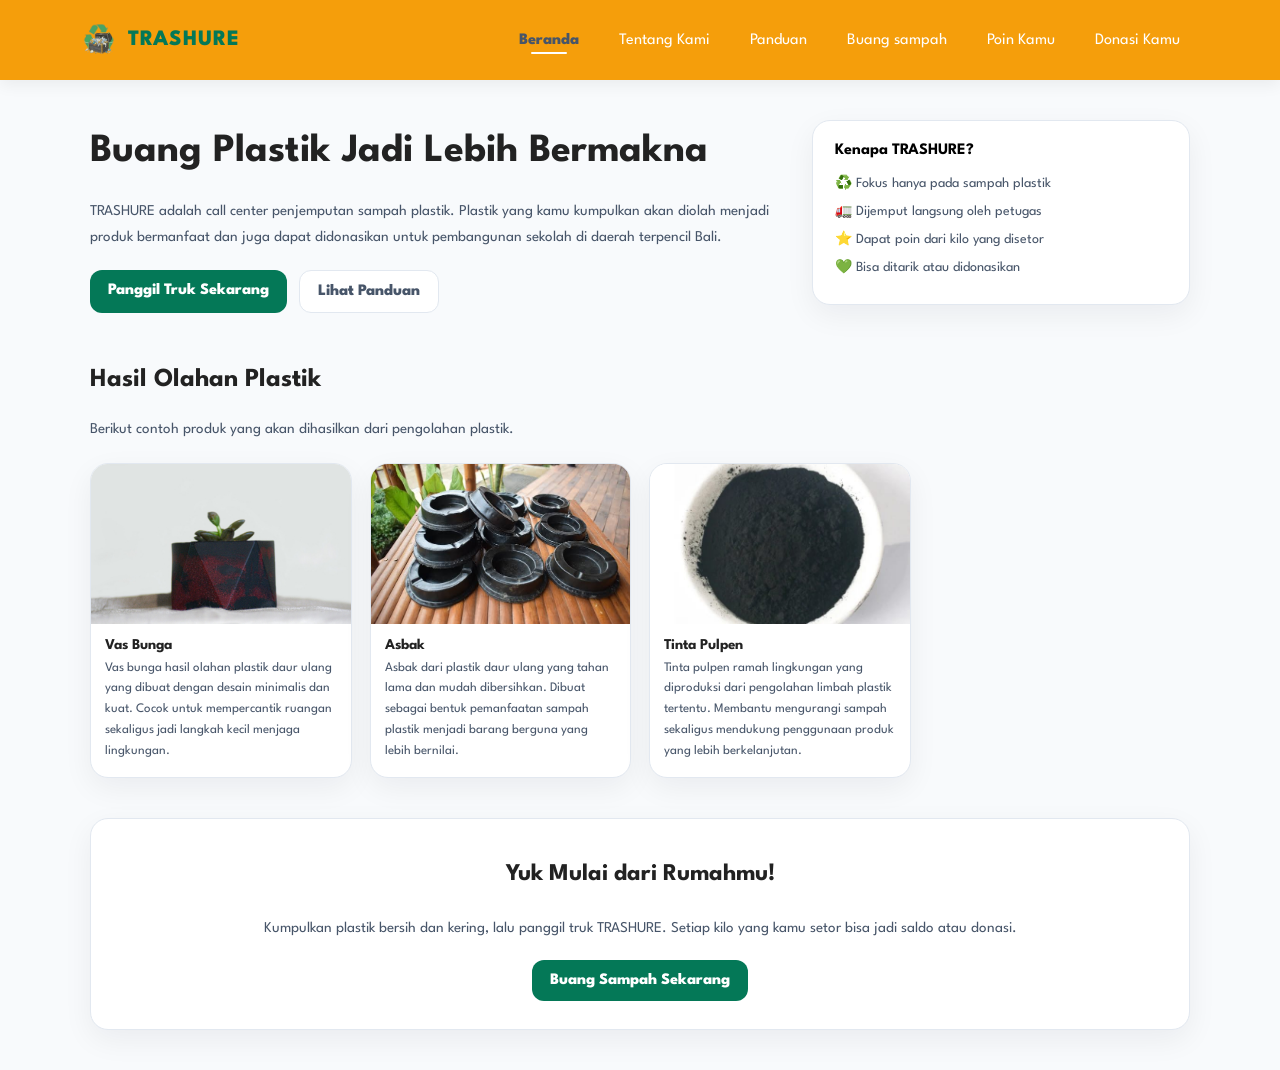
<file: index.html>
<!DOCTYPE html>
<html lang="id">
<head>
  <meta charset="UTF-8" />
  <meta name="viewport" content="width=device-width, initial-scale=1.0" />
  <title>TRASHURE - Beranda</title>

  <link rel="stylesheet" href="style.css">
</head>

<body>

  <!-- HEADER -->
  <section id="header">
    <a href="index.html" class="brand">
      <img src="logo.png" class="logo" alt="Trashure Logo">
      <span class="brand-text">TRASHURE</span>
    </a>

    <div>
      <ul id="navbar">
        <li><a class="active" href="index.html">Beranda</a></li>
        <li><a href="aboutus.html">Tentang Kami</a></li>
        <li><a href="Panduan.html">Panduan</a></li>
        <li><a href="jemput.html">Buang sampah</a></li>
        <li><a href="poin.html">Poin Kamu</a></li>
        <li><a href="donasi.html">Donasi Kamu</a></li>
      </ul>
    </div>
  </section>

  <!-- MAIN -->
  <main class="home-page">

    <!-- HERO -->
    <section class="hero">
      <div class="hero-text">
        <h1>Buang Plastik Jadi Lebih Bermakna</h1>
        <p>
          TRASHURE adalah call center penjemputan sampah plastik.
          Plastik yang kamu kumpulkan akan diolah menjadi produk bermanfaat dan juga
          dapat didonasikan untuk pembangunan sekolah di daerah terpencil Bali.
        </p>

        <div class="hero-btn">
          <a href="jemput.html" class="btn-primary">Panggil Truk Sekarang</a>
          <a href="Panduan.html" class="btn-secondary">Lihat Panduan</a>
        </div>
      </div>

      <div class="hero-box">
        <h3>Kenapa TRASHURE?</h3>
        <ul>
          <li>♻️ Fokus hanya pada sampah plastik</li>
          <li>🚛 Dijemput langsung oleh petugas</li>
          <li>⭐ Dapat poin dari kilo yang disetor</li>
          <li>💚 Bisa ditarik atau didonasikan</li>
        </ul>
      </div>
    </section>

    <!-- PRODUK OLAHAN -->
    <section class="produk">
      <h2>Hasil Olahan Plastik</h2>
      <p class="produk-sub">
        Berikut contoh produk yang akan dihasilkan dari pengolahan plastik.
      </p>

      <div class="produk-grid">

        <!-- NOTE FOTO -->
        <div class="produk-card">
          <!-- NOTE: ganti src dengan foto kamu -->
          <img src="produk 1.jpeg" alt="Produk Olahan 1">
          <h4>Vas Bunga</h4>
          <p>Vas bunga hasil olahan plastik daur ulang yang dibuat dengan desain minimalis dan kuat. Cocok untuk mempercantik ruangan sekaligus jadi langkah kecil menjaga lingkungan.</p>
        </div>

        <div class="produk-card">
          <img src="produk 2.jpeg" alt="Produk Olahan 2">
          <h4>Asbak</h4>
          <p>Asbak dari plastik daur ulang yang tahan lama dan mudah dibersihkan. Dibuat sebagai bentuk pemanfaatan sampah plastik menjadi barang berguna yang lebih bernilai.</p>
        </div>

        <div class="produk-card">
          <img src="produk 3.jpeg" alt="Produk Olahan 3">
          <h4>Tinta Pulpen</h4>
          <p>Tinta pulpen ramah lingkungan yang diproduksi dari pengolahan limbah plastik tertentu. Membantu mengurangi sampah sekaligus mendukung penggunaan produk yang lebih berkelanjutan.</p>
        </div>

      </div>
    </section>

    <!-- CTA -->
    <section class="cta">
      <h2>Yuk Mulai dari Rumahmu!</h2>
      <p>
        Kumpulkan plastik bersih dan kering, lalu panggil truk TRASHURE.
        Setiap kilo yang kamu setor bisa jadi saldo atau donasi.
      </p>

      <a href="jemput.html" class="btn-primary">Buang Sampah Sekarang</a>
    </section>

  </main>

</body>
</html>
</file>
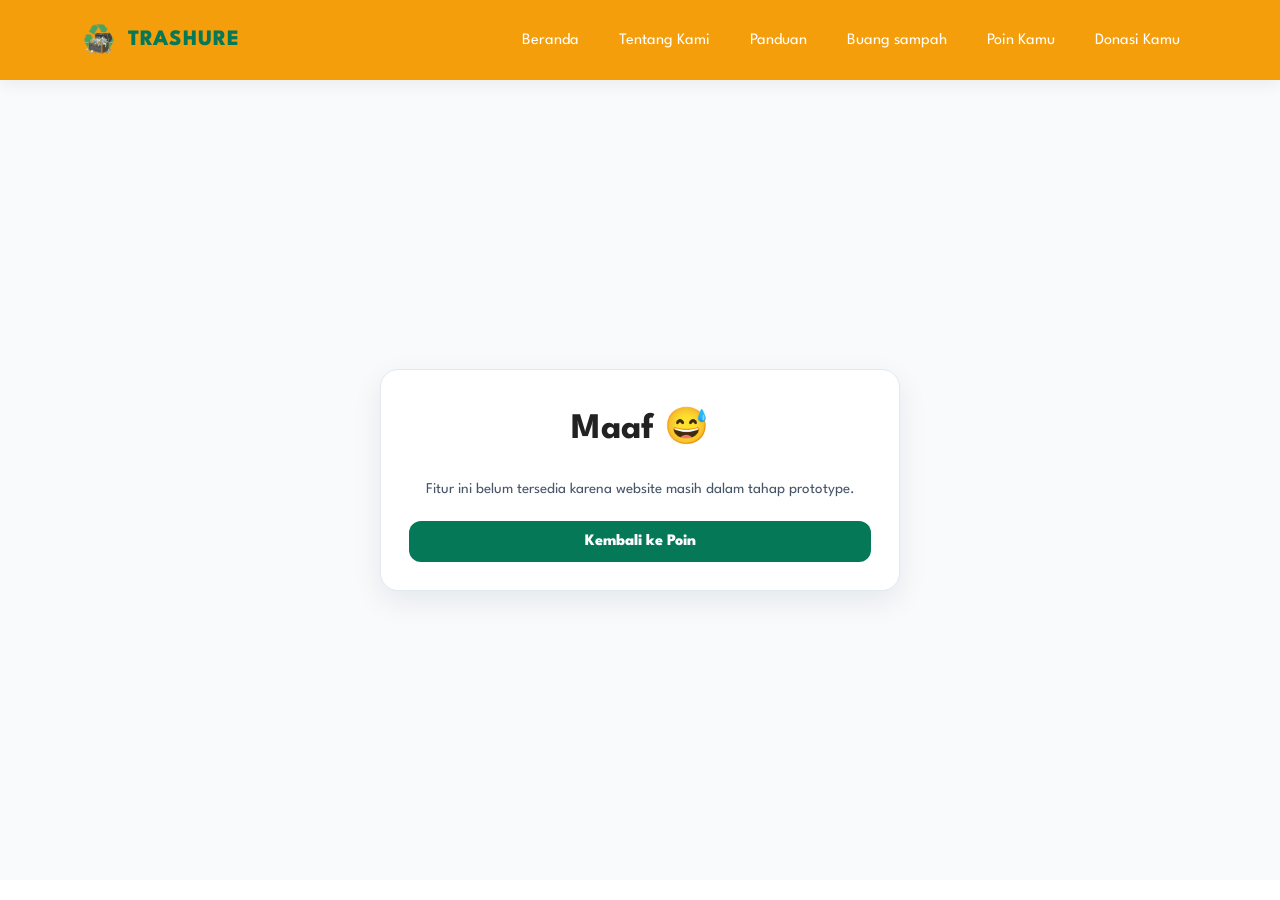
<file: belumtersedia.html>
<!DOCTYPE html>
<html lang="id">
<head>
  <meta charset="UTF-8" />
  <meta name="viewport" content="width=device-width, initial-scale=1.0" />
  <title>TRASHURE - Fitur Belum Tersedia</title>

  <link rel="stylesheet" href="style.css">
</head>

<body>

  <!-- HEADER -->
  <section id="header">
    <a href="index.html" class="brand">
      <img src="logo.png" class="logo" alt="Trashure Logo">
      <span class="brand-text">TRASHURE</span>
    </a>

    <div>
      <ul id="navbar">
        <li><a href="index.html">Beranda</a></li>
        <li><a href="aboutus.html">Tentang Kami</a></li>
        <li><a href="Panduan.html">Panduan</a></li>
        <li><a href="jemput.html">Buang sampah</a></li>
        <li><a href="poin.html">Poin Kamu</a></li>
        <li><a href="donasi.html">Donasi Kamu</a></li>
      </ul>
    </div>
  </section>

  <!-- MAIN -->
  <main class="belum-page">

    <div class="belum-card">
      <h1>Maaf 😅</h1>
      <p>
        Fitur ini belum tersedia karena website masih dalam tahap prototype.
      </p>

      <a href="poin.html" class="belum-btn">Kembali ke Poin</a>
    </div>

  </main>

</body>
</html>
</file>
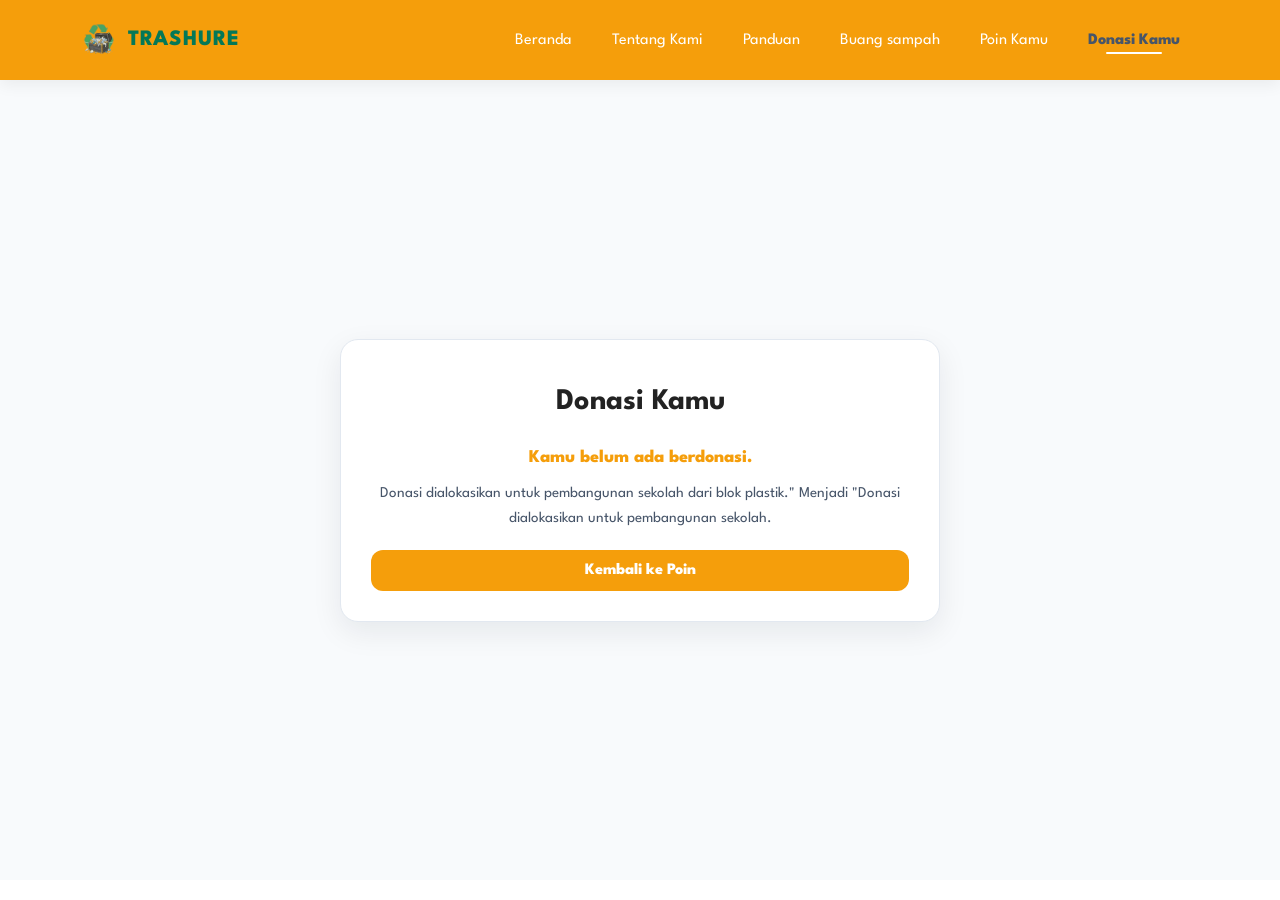
<file: donasi.html>
<!DOCTYPE html>
<html lang="id">
<head>
  <meta charset="UTF-8" />
  <meta name="viewport" content="width=device-width, initial-scale=1.0" />
  <title>TRASHURE - Donasi Kamu</title>

  <link rel="stylesheet" href="style.css">
</head>

<body>

  <!-- HEADER -->
  <section id="header">
    <a href="index.html" class="brand">
      <img src="logo.png" class="logo" alt="Trashure Logo">
      <span class="brand-text">TRASHURE</span>
    </a>

    <div>
      <ul id="navbar">
        <li><a href="index.html">Beranda</a></li>
        <li><a href="aboutus.html">Tentang Kami</a></li>
        <li><a href="Panduan.html">Panduan</a></li>
        <li><a href="jemput.html">Buang sampah</a></li>
        <li><a href="poin.html">Poin Kamu</a></li>
        <li><a class="active" href="donasi.html">Donasi Kamu</a></li>
      </ul>
    </div>
  </section>

  <!-- MAIN -->
  <main class="donasi-page">

    <div class="donasi-card">
      <h1>Donasi Kamu</h1>
      <p class="donasi-empty">
        Kamu belum ada berdonasi.
      </p>

      <p class="donasi-sub">
Donasi dialokasikan untuk pembangunan sekolah dari blok plastik." Menjadi "Donasi dialokasikan untuk pembangunan sekolah.
      </p>

      <a href="poin.html" class="donasi-btn">Kembali ke Poin</a>
    </div>

  </main>

</body>
</html>
</file>
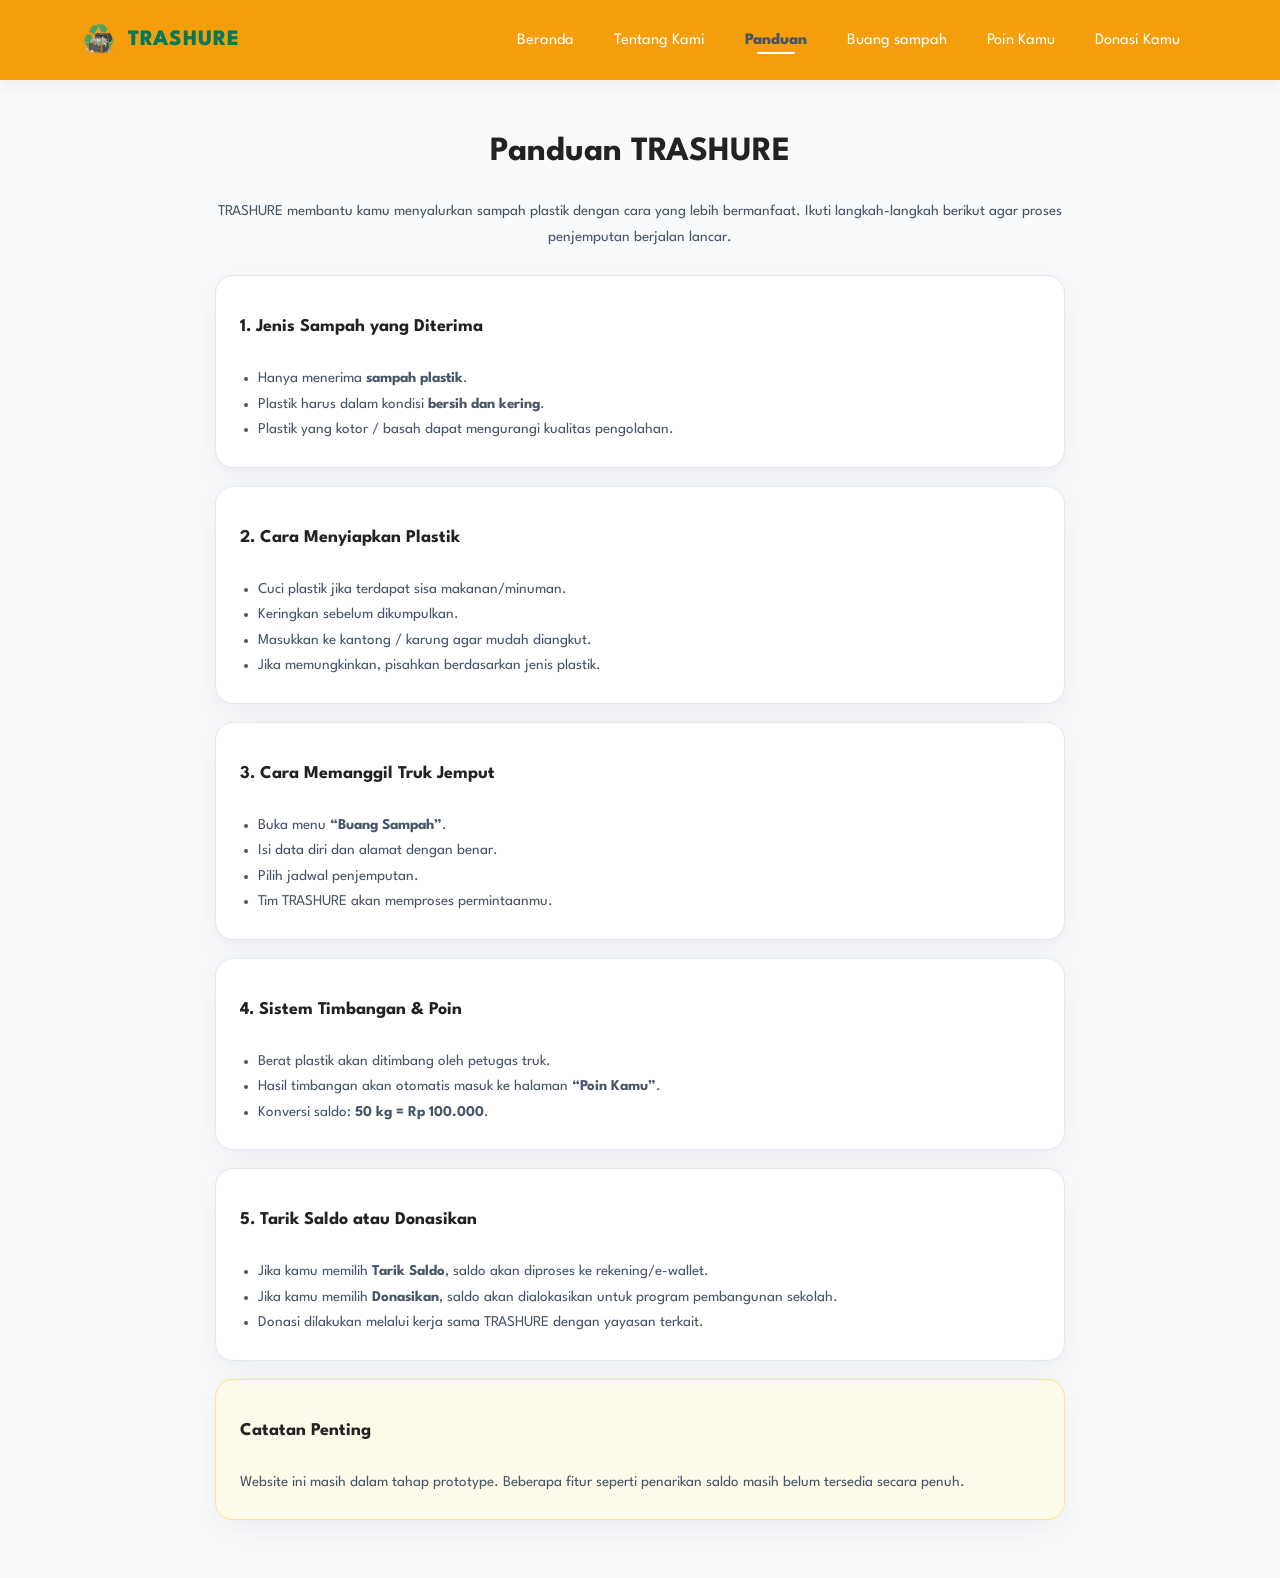
<file: Panduan.html>
<!DOCTYPE html>
<html lang="id">
<head>
  <meta charset="UTF-8" />
  <meta name="viewport" content="width=device-width, initial-scale=1.0" />
  <title>TRASHURE - Panduan</title>

  <link rel="stylesheet" href="style.css">
</head>

<body>

  <!-- HEADER -->
  <section id="header">
    <a href="index.html" class="brand">
      <img src="logo.png" class="logo" alt="Trashure Logo">
      <span class="brand-text">TRASHURE</span>
    </a>

    <div>
      <ul id="navbar">
        <li><a href="index.html">Beranda</a></li>
        <li><a href="aboutus.html">Tentang Kami</a></li>
        <li><a class="active" href="Panduan.html">Panduan</a></li>
        <li><a href="jemput.html">Buang sampah</a></li>
        <li><a href="poin.html">Poin Kamu</a></li>
        <li><a href="donasi.html">Donasi Kamu</a></li>
      </ul>
    </div>
  </section>

  <!-- MAIN -->
  <main class="panduan-page">

    <section class="panduan-title">
      <h1>Panduan TRASHURE</h1>
      <p>
        TRASHURE membantu kamu menyalurkan sampah plastik dengan cara yang lebih bermanfaat.
        Ikuti langkah-langkah berikut agar proses penjemputan berjalan lancar.
      </p>
    </section>

    <section class="panduan-box">

      <h2>1. Jenis Sampah yang Diterima</h2>
      <ul>
        <li>Hanya menerima <b>sampah plastik</b>.</li>
        <li>Plastik harus dalam kondisi <b>bersih dan kering</b>.</li>
        <li>Plastik yang kotor / basah dapat mengurangi kualitas pengolahan.</li>
      </ul>

    </section>

    <section class="panduan-box">

      <h2>2. Cara Menyiapkan Plastik</h2>
      <ul>
        <li>Cuci plastik jika terdapat sisa makanan/minuman.</li>
        <li>Keringkan sebelum dikumpulkan.</li>
        <li>Masukkan ke kantong / karung agar mudah diangkut.</li>
        <li>Jika memungkinkan, pisahkan berdasarkan jenis plastik.</li>
      </ul>

    </section>

    <section class="panduan-box">

      <h2>3. Cara Memanggil Truk Jemput</h2>
      <ul>
        <li>Buka menu <b>“Buang Sampah”</b>.</li>
        <li>Isi data diri dan alamat dengan benar.</li>
        <li>Pilih jadwal penjemputan.</li>
        <li>Tim TRASHURE akan memproses permintaanmu.</li>
      </ul>

    </section>

    <section class="panduan-box">

      <h2>4. Sistem Timbangan & Poin</h2>
      <ul>
        <li>Berat plastik akan ditimbang oleh petugas truk.</li>
        <li>Hasil timbangan akan otomatis masuk ke halaman <b>“Poin Kamu”</b>.</li>
        <li>Konversi saldo: <b>50 kg = Rp 100.000</b>.</li>
      </ul>

    </section>

    <section class="panduan-box">

      <h2>5. Tarik Saldo atau Donasikan</h2>
      <ul>
        <li>Jika kamu memilih <b>Tarik Saldo</b>, saldo akan diproses ke rekening/e-wallet.</li>
        <li>Jika kamu memilih <b>Donasikan</b>, saldo akan dialokasikan untuk program pembangunan sekolah.</li>
        <li>Donasi dilakukan melalui kerja sama TRASHURE dengan yayasan terkait.</li>
      </ul>

    </section>

    <section class="panduan-box penting">
      <h2>Catatan Penting</h2>
      <p>
        Website ini masih dalam tahap prototype. Beberapa fitur seperti penarikan saldo
        masih belum tersedia secara penuh.
      </p>
    </section>

  </main>

</body>
</html>
</file>
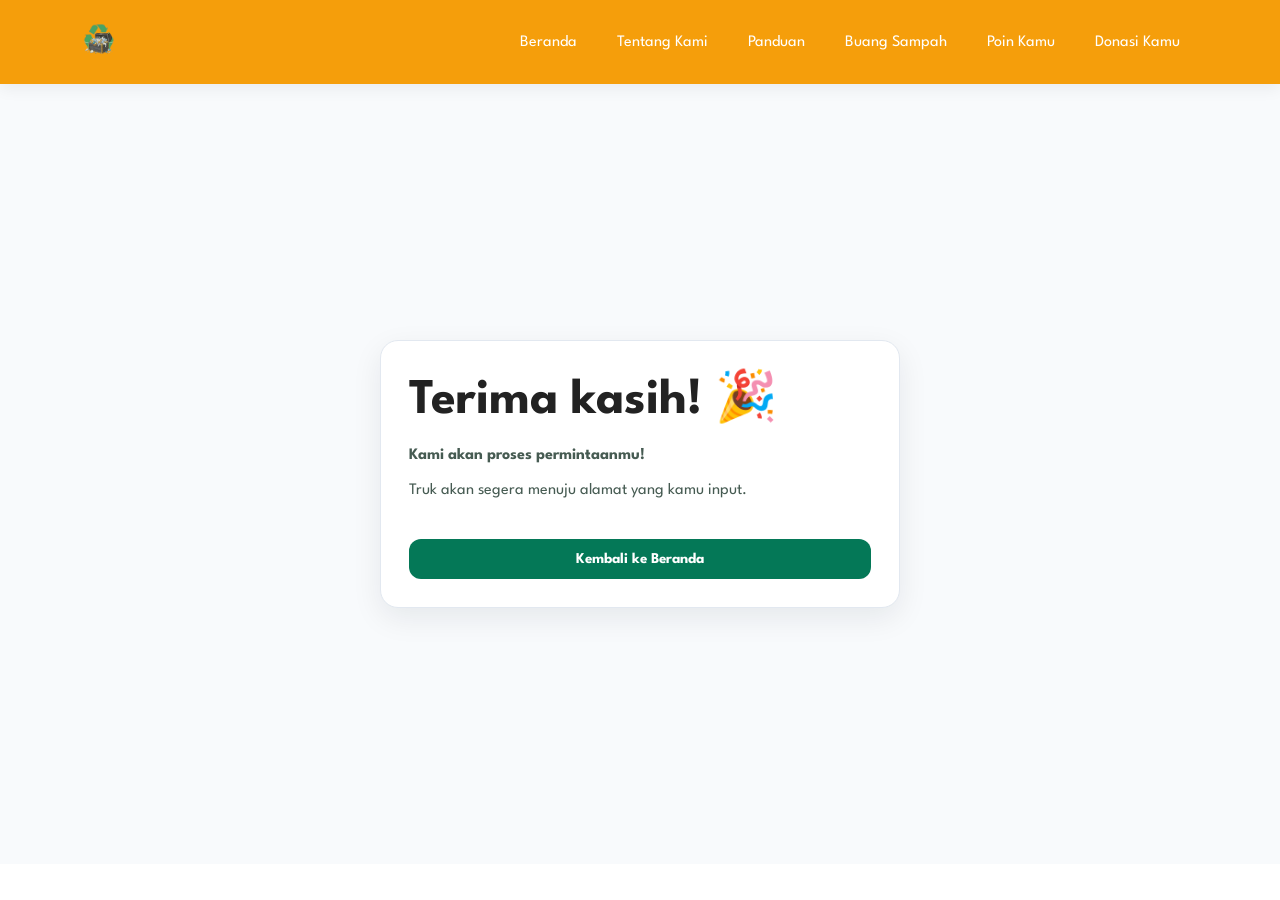
<file: thanks.html>
<!DOCTYPE html>
<html lang="id">
<head>
  <meta charset="UTF-8" />
  <meta name="viewport" content="width=device-width, initial-scale=1.0" />
  <title>Permintaan Terkirim - TRASHURE</title>
  <link rel="stylesheet" href="style.css">
</head>

<body>

  <section id="header">
    <a href="index.html">
      <img src="logo.png" class="logo" alt="Trashure Logo">
    </a>

    <div>
      <ul id="navbar">
        <li><a href="index.html">Beranda</a></li>
        <li><a href="aboutus.html">Tentang Kami</a></li>
        <li><a href="Panduan.html">Panduan</a></li>
        <li><a href="jemput.html">Buang Sampah</a></li>
        <li><a href="poin.html">Poin Kamu</a></li>
        <li><a href="donasi.html">Donasi Kamu</a></li>
      </ul>
    </div>
  </section>

  <main id="jemput-page">
    <section class="jemput-form">
      <h1>Terima kasih! 🎉</h1>
      <p><strong>Kami akan proses permintaanmu!</strong></p>
      <p>Truk akan segera menuju alamat yang kamu input.</p>

      <br>

      <a href="index.html">
        <button style="width:100%;">Kembali ke Beranda</button>
      </a>
    </section>
  </main>

</body>
</html>
</file>
<file: style.css>
@import url("https://fonts.googleapis.com/css2?family=Spartan:wght@100;200;300;400;500;600;700;800;900&display=swap");
* {
  margin: 0;
  padding: 0;
  box-sizing: border-box;
  font-family: "Spartan", sans-serif;
}

html {
  scroll-behavior: smooth;
}

/* Global Styles */

h1 {
  font-size: 50px;
  line-height: 64px;
  color: #222;


}

h2 {
  font-size: 46px;
  line-height: 54px;
  color: #222;
}

h4 {
  font-size: 20px;
  color: #222;
}

h6 {
  font-weight: 700;
  font-size: 12px;
}

p {
  font-size: 16px;
  color: #465b52;
  margin: 15px 0 20px 0;
}

.section-p1 {
  padding: 40px 80px;
}

.section-m1 {
  margin: 40px 0;
}

body {
  width: 100%;
  
}

#header{
    display: flex;
    align-items: center;
    justify-content: space-between;    
    padding: 20px 80px;
    background: rgb(245, 158, 11);
    box-shadow: 0 5px 15px rgb(0, 0, 0, 0.06);
}

#navbar{
    display: flex;
    align-items: center;
    justify-content: center;
}

#navbar li{
        list-style: none;
        padding: 0 20px;

}

#navbar li a{
    text-decoration: none;
    font-size: 16px;
    color:white;
    transition: 0.3 ease;
}

#navbar li a:hover,
#navbar li a.active {
    color: rgb(71, 85, 105);
}

/* =========================
   JEMPUT PAGE (LOGIN STYLE)
   ========================= */

#header {
  position: sticky;
  top: 0;
  z-index: 999;
}

/* Biar logo tidak kegedean */
.logo {
  height: 40px;
  width: auto;
}

#jemput-page {
  min-height: calc(100vh - 120px);
  display: flex;
  flex-direction: column;
  align-items: center;
  justify-content: center;
  padding: 40px 16px;
  background: #f8fafc;
}

/* Judul halaman */
.jemput-title {
  text-align: center;
  max-width: 600px;
  margin-bottom: 24px;
}

.jemput-title h1 {
  font-size: 34px;
  margin-bottom: 10px;
  color: #222;
}

.jemput-title p {
  font-size: 15px;
  color: rgb(71, 85, 105);
  line-height: 1.6;
}

/* Garis */
#jemput-page hr {
  width: 100%;
  max-width: 520px;
  border: none;
  border-top: 1px solid #e2e8f0;
  margin: 18px 0;
}

/* Card form */
.jemput-form {
  width: 100%;
  max-width: 520px;
  background: white;
  padding: 28px;
  border-radius: 18px;
  box-shadow: 0 10px 30px rgba(15, 23, 42, 0.08);
  border: 1px solid #e2e8f0;
}

/* Label */
.jemput-form label {
  font-size: 13px;
  font-weight: 600;
  color: #222;
  display: inline-block;
  margin-bottom: 8px;
}

/* Input, textarea, select */
.jemput-form input,
.jemput-form textarea,
.jemput-form select {
  width: 100%;
  padding: 12px 14px;
  border-radius: 12px;
  border: 1px solid #cbd5e1;
  font-size: 14px;
  outline: none;
  transition: 0.2s ease;
  background: #ffffff;
  color: #222;
}

/* Textarea */
.jemput-form textarea {
  resize: none;
}

/* Hover */
.jemput-form input:hover,
.jemput-form textarea:hover,
.jemput-form select:hover {
  border-color: #94a3b8;
}

/* Focus (electric blue) */
.jemput-form input:focus,
.jemput-form textarea:focus,
.jemput-form select:focus {
  border-color: rgb(37, 99, 235);
  box-shadow: 0 0 0 4px rgba(37, 99, 235, 0.15);
}

/* Tombol submit */
.jemput-form button {
  width: 100%;
  padding: 13px 16px;
  border: none;
  border-radius: 12px;
  cursor: pointer;
  font-size: 15px;
  font-weight: 700;
  background: rgb(4, 120, 87);
  color: white;
  transition: 0.2s ease;
  margin-top: 6px;
}

/* Hover tombol */
.jemput-form button:hover {
  transform: translateY(-1px);
  background: #059669;
}

/* Ketentuan (card juga) */
.jemput-ketentuan {
  width: 100%;
  max-width: 520px;
  background: white;
  padding: 20px 22px;
  border-radius: 18px;
  box-shadow: 0 10px 30px rgba(15, 23, 42, 0.06);
  border: 1px solid #e2e8f0;
}

.jemput-ketentuan h2 {
  font-size: 18px;
  margin-bottom: 12px;
  color: #222;
}

.jemput-ketentuan ul {
  margin: 0;
  padding-left: 18px;
  color: rgb(71, 85, 105);
  line-height: 1.7;
  font-size: 14px;
}

.brand {
  display: flex;
  align-items: center;
  gap: 10px;
  text-decoration: none;
}

.brand-text {
  font-size: 22px;
  font-weight: 800;
  color: rgb(4, 120, 87); /* Emerald Green */
  letter-spacing: 1px;
}

.hasil-konversi {
  background: #f1f5f9;
  padding: 16px;
  border-radius: 14px;
  margin-bottom: 16px;
  border: 1px solid #e2e8f0;
}

.hasil-konversi p {
  margin: 0;
  font-size: 14px;
  color: rgb(71, 85, 105);
}

.hasil-konversi h3 {
  margin: 8px 0 6px 0;
  font-size: 22px;
  font-weight: 900;
  color: rgb(4, 120, 87);
}

.hasil-konversi small {
  color: rgb(71, 85, 105);
}

.pesan-konfirmasi {
  margin-top: 18px;
  background: #ecfdf5;
  border: 1px solid #a7f3d0;
  padding: 16px;
  border-radius: 14px;
  color: rgb(4, 120, 87);
  font-weight: 700;
  line-height: 1.5;
}

/* =========================
   DASHBOARD POIN (BAGAN)
   ========================= */

#poin-page {
  padding: 40px 16px;
  background: #f8fafc;
  min-height: 100vh;
}

.poin-dashboard {
  max-width: 950px;
  margin: 0 auto 25px auto;
}

/* Bagan umum */
.bagan {
  background: white;
  border-radius: 18px;
  padding: 22px;
  border: 1px solid #e2e8f0;
  box-shadow: 0 10px 30px rgba(15, 23, 42, 0.06);
}

/* Bagan besar */
.bagan.besar {
  margin-bottom: 18px;
  text-align: center;
}

.bagan h3 {
  font-size: 16px;
  font-weight: 800;
  color: #222;
  margin-bottom: 10px;
}

.bagan .angka {
  font-size: 40px;
  font-weight: 900;
  margin: 0;
  color: rgb(4, 120, 87); /* emerald */
}

.bagan .ket {
  margin-top: 12px;
  font-size: 14px;
  color: rgb(71, 85, 105);
  line-height: 1.6;
}

/* Row 2 bagan */
.bagan-row {
  display: grid;
  grid-template-columns: repeat(2, 1fr);
  gap: 18px;
}

/* Bagan kecil */
.bagan.kecil .angka {
  font-size: 26px;
  color: rgb(37, 99, 235); /* electric blue */
}

/* Biar bagan donasi beda warna */
.bagan.kecil:last-child .angka {
  color: rgb(245, 158, 11); /* golden amber */
}

/* Responsive */
@media (max-width: 800px) {
  .bagan-row {
    grid-template-columns: 1fr;
  }

  .bagan .angka {
    font-size: 32px;
  }
}

#navbar li a.active {
  font-weight: 800;
  position: relative;
}

#navbar li a.active::after {
  content: "";
  width: 60%;
  height: 2px;
  background: white;
  position: absolute;
  bottom: -6px;
  left: 20%;
  border-radius: 2px;
}

/* =========================
   HALAMAN BELUM TERSEDIA
   ========================= */

.belum-page {
  min-height: calc(100vh - 100px);
  display: flex;
  align-items: center;
  justify-content: center;
  padding: 40px 16px;
  background: #f8fafc;
}

.belum-card {
  width: 100%;
  max-width: 520px;
  background: white;
  border-radius: 18px;
  padding: 28px;
  text-align: center;
  border: 1px solid #e2e8f0;
  box-shadow: 0 10px 30px rgba(15, 23, 42, 0.08);
}

.belum-card h1 {
  font-size: 36px;
  margin-bottom: 12px;
}

.belum-card p {
  font-size: 15px;
  color: rgb(71, 85, 105);
  line-height: 1.7;
  margin-bottom: 18px;
}

.belum-btn {
  display: inline-block;
  width: 100%;
  padding: 13px 16px;
  border-radius: 12px;
  font-weight: 800;
  text-decoration: none;
  background: rgb(4, 120, 87);
  color: white;
  transition: 0.2s ease;
}

.belum-btn:hover {
  transform: translateY(-1px);
  background: #059669;
}

/* =========================
   DONASI PAGE (EMPTY STATE)
   ========================= */

.donasi-page {
  min-height: calc(100vh - 100px);
  display: flex;
  align-items: center;
  justify-content: center;
  padding: 40px 16px;
  background: #f8fafc;
}

.donasi-card {
  width: 100%;
  max-width: 600px;
  background: white;
  border-radius: 18px;
  padding: 30px;
  text-align: center;
  border: 1px solid #e2e8f0;
  box-shadow: 0 10px 30px rgba(15, 23, 42, 0.08);
}

.donasi-card h1 {
  font-size: 30px;
  margin-bottom: 14px;
}

.donasi-empty {
  font-size: 18px;
  font-weight: 800;
  color: rgb(245, 158, 11);
  margin-bottom: 10px;
}

.donasi-sub {
  font-size: 15px;
  color: rgb(71, 85, 105);
  line-height: 1.7;
  margin-bottom: 18px;
}

.donasi-btn {
  display: inline-block;
  width: 100%;
  padding: 13px 16px;
  border-radius: 12px;
  font-weight: 800;
  text-decoration: none;
  background: rgb(245, 158, 11);
  color: white;
  transition: 0.2s ease;
}

.donasi-btn:hover {
  transform: translateY(-1px);
  background: #f59e0b;
}

/* =========================
   PANDUAN PAGE
   ========================= */

.panduan-page {
  padding: 40px 16px;
  background: #f8fafc;
  min-height: 100vh;
}

.panduan-title {
  max-width: 850px;
  margin: 0 auto 25px auto;
  text-align: center;
}

.panduan-title h1 {
  font-size: 34px;
  margin-bottom: 10px;
}

.panduan-title p {
  font-size: 15px;
  color: rgb(71, 85, 105);
  line-height: 1.7;
}

.panduan-box {
  max-width: 850px;
  margin: 0 auto 18px auto;
  background: white;
  border-radius: 18px;
  padding: 24px;
  border: 1px solid #e2e8f0;
  box-shadow: 0 10px 30px rgba(15, 23, 42, 0.06);
}

.panduan-box h2 {
  font-size: 18px;
  margin-bottom: 12px;
}

.panduan-box ul {
  margin: 0;
  padding-left: 18px;
  line-height: 1.7;
  color: rgb(71, 85, 105);
  font-size: 15px;
}

.panduan-box p {
  margin: 0;
  font-size: 15px;
  line-height: 1.7;
  color: rgb(71, 85, 105);
}

/* box penting */
.panduan-box.penting {
  border: 1px solid #fde68a;
  background: #fffbeb;
}

/* =========================
   HOME / BERANDA
   ========================= */

.home-page {
  padding: 40px 16px;
  background: #f8fafc;
  min-height: 100vh;
}

.hero {
  max-width: 1100px;
  margin: 0 auto 40px auto;
  display: grid;
  grid-template-columns: 1.3fr 0.7fr;
  gap: 20px;
  align-items: start;
}

.hero-text h1 {
  font-size: 40px;
  margin-bottom: 12px;
}

.hero-text p {
  color: rgb(71, 85, 105);
  line-height: 1.7;
  font-size: 15px;
}

.hero-btn {
  display: flex;
  gap: 12px;
  margin-top: 18px;
  flex-wrap: wrap;
}

.btn-primary {
  display: inline-block;
  padding: 13px 18px;
  border-radius: 12px;
  font-weight: 800;
  text-decoration: none;
  background: rgb(4, 120, 87);
  color: white;
  transition: 0.2s ease;
}

.btn-primary:hover {
  transform: translateY(-1px);
  background: #059669;
}

.btn-secondary {
  display: inline-block;
  padding: 13px 18px;
  border-radius: 12px;
  font-weight: 800;
  text-decoration: none;
  background: white;
  border: 1px solid #e2e8f0;
  color: rgb(71, 85, 105);
  transition: 0.2s ease;
}

.btn-secondary:hover {
  transform: translateY(-1px);
  border-color: #cbd5e1;
}

/* Box kanan */
.hero-box {
  background: white;
  border-radius: 18px;
  padding: 22px;
  border: 1px solid #e2e8f0;
  box-shadow: 0 10px 30px rgba(15, 23, 42, 0.06);
}

.hero-box h3 {
  font-size: 16px;
  margin-bottom: 12px;
}

.hero-box ul {
  list-style: none;
  padding: 0;
  margin: 0;
  line-height: 2;
  color: rgb(71, 85, 105);
  font-size: 14px;
}

/* Produk */
.produk {
  max-width: 1100px;
  margin: 0 auto 40px auto;
}

.produk h2 {
  font-size: 26px;
  margin-bottom: 10px;
}

.produk-sub {
  margin-top: 0;
  font-size: 15px;
  color: rgb(71, 85, 105);
  line-height: 1.7;
  margin-bottom: 20px;
}

.produk-grid {
  display: grid;
  grid-template-columns: repeat(4, 1fr);
  gap: 18px;
}

.produk-card {
  background: white;
  border-radius: 18px;
  overflow: hidden;
  border: 1px solid #e2e8f0;
  box-shadow: 0 10px 30px rgba(15, 23, 42, 0.06);
}

.produk-card img {
  width: 100%;
  height: 160px;
  object-fit: cover;
  display: block;
}

.produk-card h4 {
  font-size: 15px;
  margin: 14px 14px 6px 14px;
}

.produk-card p {
  font-size: 13px;
  margin: 0 14px 16px 14px;
  color: rgb(71, 85, 105);
  line-height: 1.6;
}

/* CTA */
.cta {
  max-width: 1100px;
  margin: 0 auto;
  background: white;
  border-radius: 18px;
  padding: 28px;
  text-align: center;
  border: 1px solid #e2e8f0;
  box-shadow: 0 10px 30px rgba(15, 23, 42, 0.06);
}

.cta h2 {
  font-size: 24px;
  margin-bottom: 10px;
}

.cta p {
  font-size: 15px;
  color: rgb(71, 85, 105);
  line-height: 1.7;
  margin-bottom: 18px;
}

/* Responsive */
@media (max-width: 1000px) {
  .produk-grid {
    grid-template-columns: repeat(2, 1fr);
  }

  .hero {
    grid-template-columns: 1fr;
  }
}

@media (max-width: 520px) {
  .produk-grid {
    grid-template-columns: 1fr;
  }
}

/* =========================
   ABOUT US PAGE
   ========================= */

#about-page {
  padding: 40px 16px;
  background: #f8fafc;
  min-height: 100vh;
  display: flex;
  justify-content: center;
}

.about-box {
  width: 100%;
  max-width: 900px;
  background: white;
  padding: 32px;
  border-radius: 18px;
  border: 1px solid #e2e8f0;
  box-shadow: 0 10px 30px rgba(15, 23, 42, 0.06);
}

/* Judul */
.about-box h1 {
  font-size: 34px;
  margin-bottom: 10px;
  color: #222;
  text-align: center;
}

/* Subtext */
.about-sub {
  text-align: center;
  max-width: 720px;
  margin: 0 auto 28px auto;
  fo
</file>
